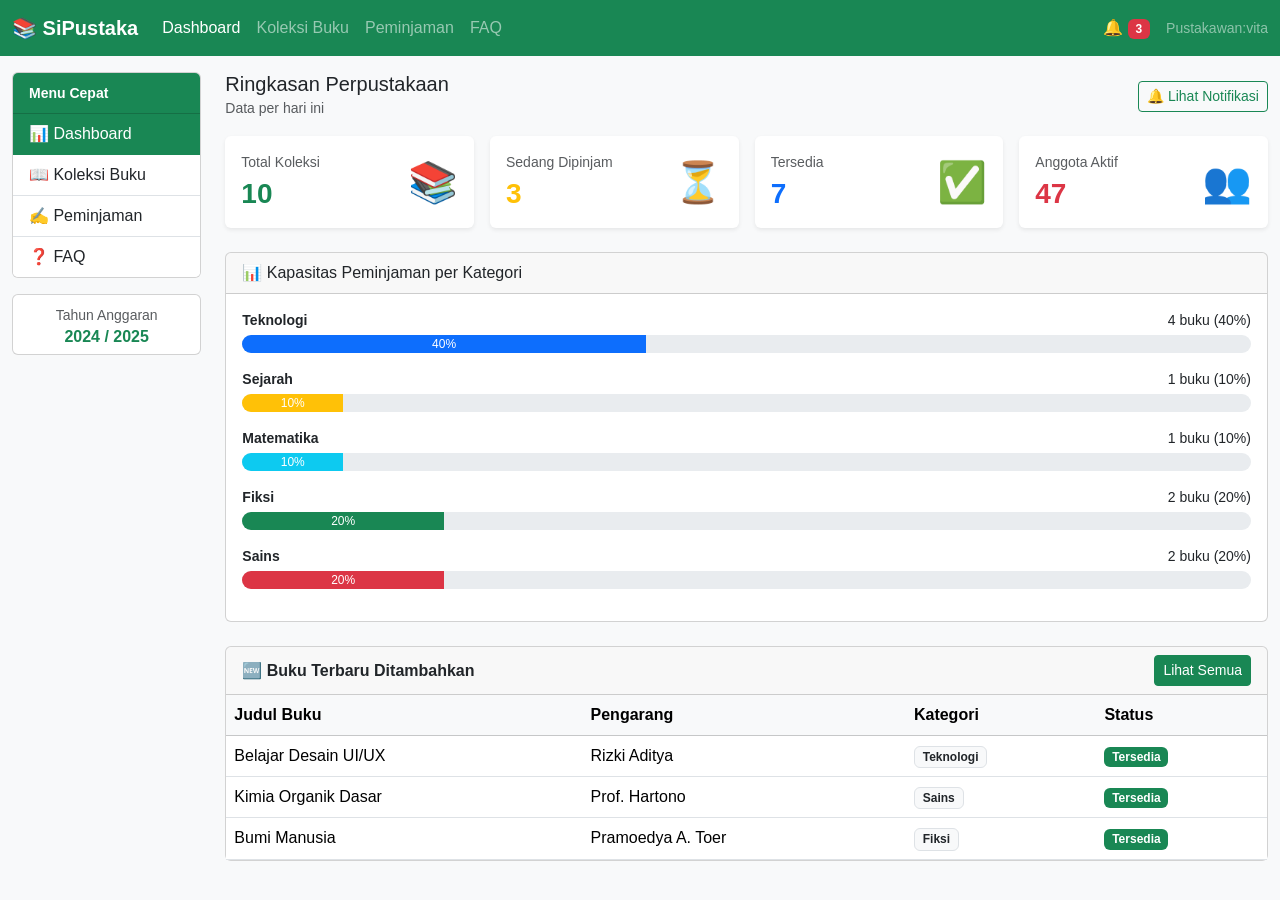
<file: index.html>
<!DOCTYPE html>
<html lang="id">
<head>
  <meta charset="UTF-8">
  <meta name="viewport" content="width=device-width, initial-scale=1.0">
  <title>Dashboard - SiPustaka</title>
  <link href="https://cdn.jsdelivr.net/npm/bootstrap@5.3.0/dist/css/bootstrap.min.css" rel="stylesheet">
  <link rel="stylesheet" href="css/style.css">
</head>
<body>

  <nav class="navbar navbar-expand-lg navbar-dark bg-success">
    <div class="container-fluid">
      <a class="navbar-brand fw-bold" href="index.html">📚 SiPustaka</a>
      <button class="navbar-toggler" type="button" data-bs-toggle="collapse" data-bs-target="#navMenu">
        <span class="navbar-toggler-icon"></span>
      </button>
      <div class="collapse navbar-collapse" id="navMenu">
        <ul class="navbar-nav me-auto">
          <li class="nav-item"><a class="nav-link active" href="index.html">Dashboard</a></li>
          <li class="nav-item"><a class="nav-link" href="koleksi.html">Koleksi Buku</a></li>
          <li class="nav-item"><a class="nav-link" href="pinjam.html">Peminjaman</a></li>
          <li class="nav-item"><a class="nav-link" href="faq.html">FAQ</a></li>
        </ul>
        <span class="text-white me-3">
          🔔 <span class="badge bg-danger" id="badgeNotif">3</span>
        </span>
        <span class="text-white-50 small">Pustakawan:vita</span>
      </div>
    </div>
  </nav>

  <div class="container-fluid mt-3">
    <div class="row">
      
      <div class="col-md-3 col-lg-2">
        <div class="card mb-3">
          <div class="card-header bg-success text-white">
            <small><strong>Menu Cepat</strong></small>
          </div>
          <div class="list-group list-group-flush">
            <a href="index.html" class="list-group-item list-group-item-action active">📊 Dashboard</a>
            <a href="koleksi.html" class="list-group-item list-group-item-action">📖 Koleksi Buku</a>
            <a href="pinjam.html" class="list-group-item list-group-item-action">✍️ Peminjaman</a>
            <a href="faq.html" class="list-group-item list-group-item-action">❓ FAQ</a>
          </div>
        </div>
        <div class="card text-center">
          <div class="card-body py-2">
            <small class="text-muted">Tahun Anggaran</small>
            <h6 class="mb-0 text-success fw-bold">2024 / 2025</h6>
          </div>
        </div>
      </div>

      <div class="col-md-9 col-lg-10">
        <div class="d-flex justify-content-between align-items-center mb-3">
          <div>
            <h5 class="mb-0">Ringkasan Perpustakaan</h5>
            <small class="text-muted">Data per hari ini</small>
          </div>
          <button class="btn btn-outline-success btn-sm" id="tombolNotif">🔔 Lihat Notifikasi</button>
        </div>

        <div class="row g-3 mb-4">
          <div class="col-sm-6 col-xl-3">
            <div class="card border-0 shadow-sm h-100">
              <div class="card-body">
                <div class="d-flex justify-content-between">
                  <div>
                    <p class="text-muted small mb-1">Total Koleksi</p>
                    <h3 class="fw-bold text-success mb-0" id="statTotalBuku">0</h3>
                  </div>
                  <span class="fs-1">📚</span>
                </div>
              </div>
            </div>
          </div>
          <div class="col-sm-6 col-xl-3">
            <div class="card border-0 shadow-sm h-100">
              <div class="card-body">
                <div class="d-flex justify-content-between">
                  <div>
                    <p class="text-muted small mb-1">Sedang Dipinjam</p>
                    <h3 class="fw-bold text-warning mb-0" id="statDipinjam">0</h3>
                  </div>
                  <span class="fs-1">⏳</span>
                </div>
              </div>
            </div>
          </div>
          <div class="col-sm-6 col-xl-3">
            <div class="card border-0 shadow-sm h-100">
              <div class="card-body">
                <div class="d-flex justify-content-between">
                  <div>
                    <p class="text-muted small mb-1">Tersedia</p>
                    <h3 class="fw-bold text-primary mb-0" id="statTersedia">0</h3>
                  </div>
                  <span class="fs-1">✅</span>
                </div>
              </div>
            </div>
          </div>
          <div class="col-sm-6 col-xl-3">
            <div class="card border-0 shadow-sm h-100">
              <div class="card-body">
                <div class="d-flex justify-content-between">
                  <div>
                    <p class="text-muted small mb-1">Anggota Aktif</p>
                    <h3 class="fw-bold text-danger mb-0" id="statAnggota">0</h3>
                  </div>
                  <span class="fs-1">👥</span>
                </div>
              </div>
            </div>
          </div>
        </div>

        <div class="card mb-4">
          <div class="card-header">📊 Kapasitas Peminjaman per Kategori</div>
          <div class="card-body" id="areaPogress"></div>
        </div>

        <div class="card">
          <div class="card-header d-flex justify-content-between align-items-center">
            <strong>🆕 Buku Terbaru Ditambahkan</strong>
            <a href="koleksi.html" class="btn btn-success btn-sm">Lihat Semua</a>
          </div>
          <div class="card-body p-0">
            <div class="table-responsive">
              <table class="table table-hover mb-0">
                <thead class="table-light">
                  <tr>
                    <th>Judul Buku</th>
                    <th>Pengarang</th>
                    <th>Kategori</th>
                    <th>Status</th>
                  </tr>
                </thead>
                <tbody id="tabelBukuBaru"></tbody>
              </table>
            </div>
          </div>
        </div>
      </div>
    </div>
  </div>

  <div class="toast-container position-fixed bottom-0 end-0 p-3">
    <div id="toastNotif" class="toast" role="alert">
      <div class="toast-header bg-warning">
        <strong class="me-auto">🔔 Notifikasi Perpustakaan</strong>
        <button type="button" class="btn-close" data-bs-dismiss="toast"></button>
      </div>
      <div class="toast-body" id="isiToast"></div>
    </div>
  </div>

  <script src="https://cdn.jsdelivr.net/npm/bootstrap@5.3.0/dist/js/bootstrap.bundle.min.js"></script>
  <script src="js/script.js"></script>
</body>
</html>
</file>
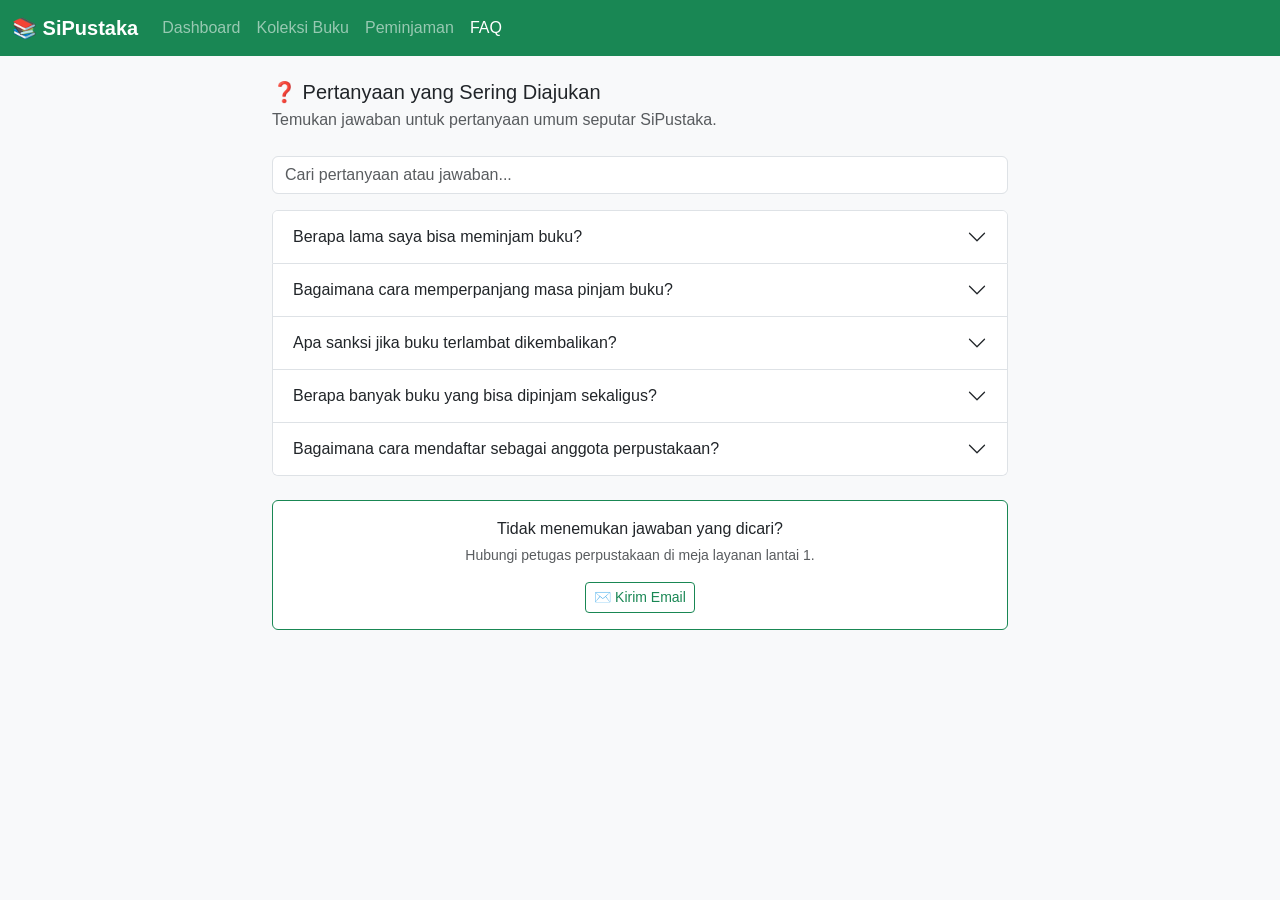
<file: faq.html>
<!DOCTYPE html>
<html lang="id">
<head>
  <meta charset="UTF-8">
  <meta name="viewport" content="width=device-width, initial-scale=1.0">
  <title>FAQ - SiPustaka</title>
  <link href="https://cdn.jsdelivr.net/npm/bootstrap@5.3.0/dist/css/bootstrap.min.css" rel="stylesheet">
  <link rel="stylesheet" href="css/style.css">
</head>
<body>

  <!-- Navbar -->
  <nav class="navbar navbar-expand-lg navbar-dark bg-success">
    <div class="container-fluid">
      <a class="navbar-brand fw-bold" href="index.html">📚 SiPustaka</a>
      <button class="navbar-toggler" type="button" data-bs-toggle="collapse" data-bs-target="#navMenu">
        <span class="navbar-toggler-icon"></span>
      </button>
      <div class="collapse navbar-collapse" id="navMenu">
        <ul class="navbar-nav me-auto">
          <li class="nav-item"><a class="nav-link" href="index.html">Dashboard</a></li>
          <li class="nav-item"><a class="nav-link" href="koleksi.html">Koleksi Buku</a></li>
          <li class="nav-item"><a class="nav-link" href="pinjam.html">Peminjaman</a></li>
          <li class="nav-item"><a class="nav-link active" href="faq.html">FAQ</a></li>
        </ul>
      </div>
    </div>
  </nav>

  <!-- Konten Utama -->
  <div class="container mt-4">
    <div class="row justify-content-center">
      <div class="col-md-8">
        
        <h5 class="mb-1">❓ Pertanyaan yang Sering Diajukan</h5>
        <p class="text-muted mb-4">Temukan jawaban untuk pertanyaan umum seputar SiPustaka.</p>

        <!-- Input Pencarian Real-time -->
        <div class="mb-3">
          <input type="text" id="searchFaq" class="form-control" placeholder="Cari pertanyaan atau jawaban...">
        </div>

        <!-- Wadah Accordion (Akan otomatis diisi dan difilter oleh script.js) -->
        <div class="accordion" id="accordionFaq"></div>

        <!-- Card Bantuan Tambahan -->
        <div class="card mt-4 border-success">
          <div class="card-body text-center">
            <p class="mb-1">Tidak menemukan jawaban yang dicari?</p>
            <p class="text-muted small">Hubungi petugas perpustakaan di meja layanan lantai 1.</p>
            <a href="mailto:pustaka@kampus.ac.id" class="btn btn-outline-success btn-sm">
              ✉️ Kirim Email
            </a>
          </div>
        </div>

      </div>
    </div>
  </div>

  <!-- JavaScript Libraries & Custom Script -->
  <script src="https://cdn.jsdelivr.net/npm/bootstrap@5.3.0/dist/js/bootstrap.bundle.min.js"></script>
  <script src="js/script.js"></script>
</body>
</html>
</file>
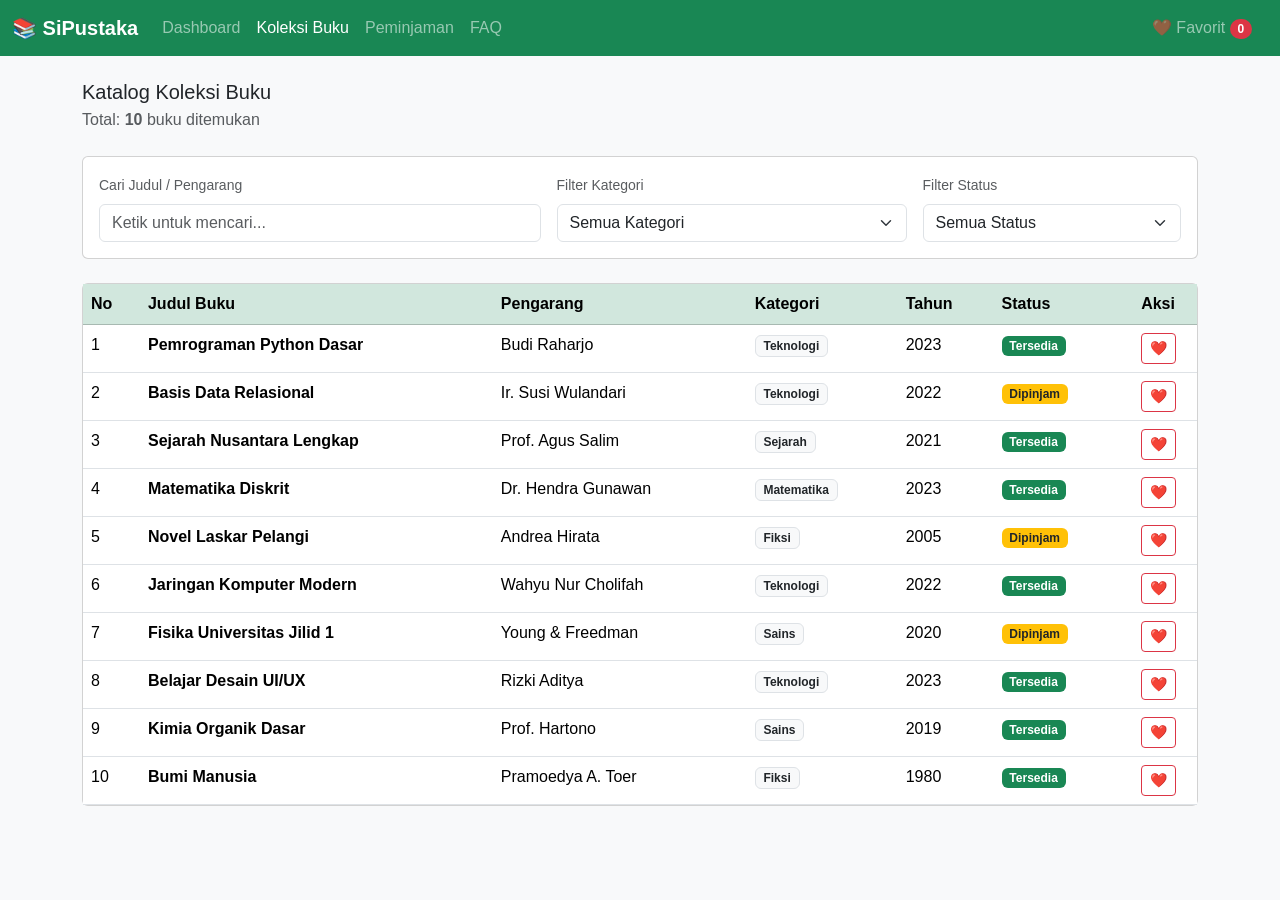
<file: koleksi.html>
<!DOCTYPE html>
<html lang="id">
<head>
  <meta charset="UTF-8">
  <meta name="viewport" content="width=device-width, initial-scale=1.0">
  <title>Koleksi Buku - SiPustaka</title>
  <link href="https://cdn.jsdelivr.net/npm/bootstrap@5.3.0/dist/css/bootstrap.min.css" rel="stylesheet">
  <link rel="stylesheet" href="css/style.css">
</head>
<body>

  <nav class="navbar navbar-expand-lg navbar-dark bg-success">
    <div class="container-fluid">
      <a class="navbar-brand fw-bold" href="index.html">📚 SiPustaka</a>
      <button class="navbar-toggler" type="button" data-bs-toggle="collapse" data-bs-target="#navMenu">
        <span class="navbar-toggler-icon"></span>
      </button>
      <div class="collapse navbar-collapse" id="navMenu">
        <ul class="navbar-nav me-auto">
          <li class="nav-item"><a class="nav-link" href="index.html">Dashboard</a></li>
          <li class="nav-item"><a class="nav-link active" href="koleksi.html">Koleksi Buku</a></li>
          <li class="nav-item"><a class="nav-link" href="pinjam.html">Peminjaman</a></li>
          <li class="nav-item"><a class="nav-link" href="faq.html">FAQ</a></li>
        </ul>
        <span class="navbar-text position-relative me-3">
          ❤️ Favorit <span id="badgeFavorit" class="badge bg-danger rounded-pill">0</span>
        </span>
      </div>
    </div>
  </nav>

  <div class="container mt-4">
    <h5 class="mb-1">Katalog Koleksi Buku</h5>
    <p class="text-muted mb-4">Total: <strong id="jumlahTampil">0</strong> buku ditemukan</p>

    <div class="card mb-4">
      <div class="card-body">
        <div class="row g-3 align-items-end">
          <div class="col-md-5">
            <label class="form-label small text-muted">Cari Judul / Pengarang</label>
            <input type="text" class="form-control" id="inputCari" placeholder="Ketik untuk mencari...">
          </div>
          <div class="col-md-4">
            <label class="form-label small text-muted">Filter Kategori</label>
            <select class="form-select" id="filterKategori">
              <option value="semua">Semua Kategori</option>
              <option value="Teknologi">Teknologi</option>
              <option value="Fiksi">Fiksi</option>
              <option value="Sains">Sains</option>
              <option value="Sejarah">Sejarah</option>
              <option value="Matematika">Matematika</option>
            </select>
          </div>
          <div class="col-md-3">
            <label class="form-label small text-muted">Filter Status</label>
            <select class="form-select" id="filterStatus">
              <option value="semua">Semua Status</option>
              <option value="tersedia">Tersedia</option>
              <option value="dipinjam">Dipinjam</option>
            </select>
          </div>
        </div>
      </div>
    </div>

    <div class="card">
      <div class="card-body p-0">
        <div class="table-responsive">
          <table class="table table-hover mb-0">
            <thead class="table-success">
              <tr>
                <th>No</th>
                <th>Judul Buku</th>
                <th>Pengarang</th>
                <th>Kategori</th>
                <th>Tahun</th>
                <th>Status</th>
                <th class="text-center">Aksi</th>
              </tr>
            </thead>
            <tbody id="tabelKoleksi"></tbody>
          </table>
        </div>
        <div id="pesanKosong" class="text-center py-5 d-none">
          <p class="text-muted">🔍 Tidak ada buku yang sesuai dengan pencarian Anda.</p>
        </div>
      </div>
    </div>
  </div>

  <script src="https://cdn.jsdelivr.net/npm/bootstrap@5.3.0/dist/js/bootstrap.bundle.min.js"></script>
  <script src="js/script.js"></script>
</body>
</html>
</file>
<file: css/style.css>
body {
  font-family: 'Segoe UI', Tahoma, sans-serif;
  background-color: #f8f9fa;
}

.list-group-item.active {
  background-color: #198754;
  border-color: #198754;
}

.card {
  transition: transform 0.2s ease;
}

.card:hover {
  transform: translateY(-3px);
}

.progress {
  height: 18px;
  border-radius: 10px;
}
</file>
